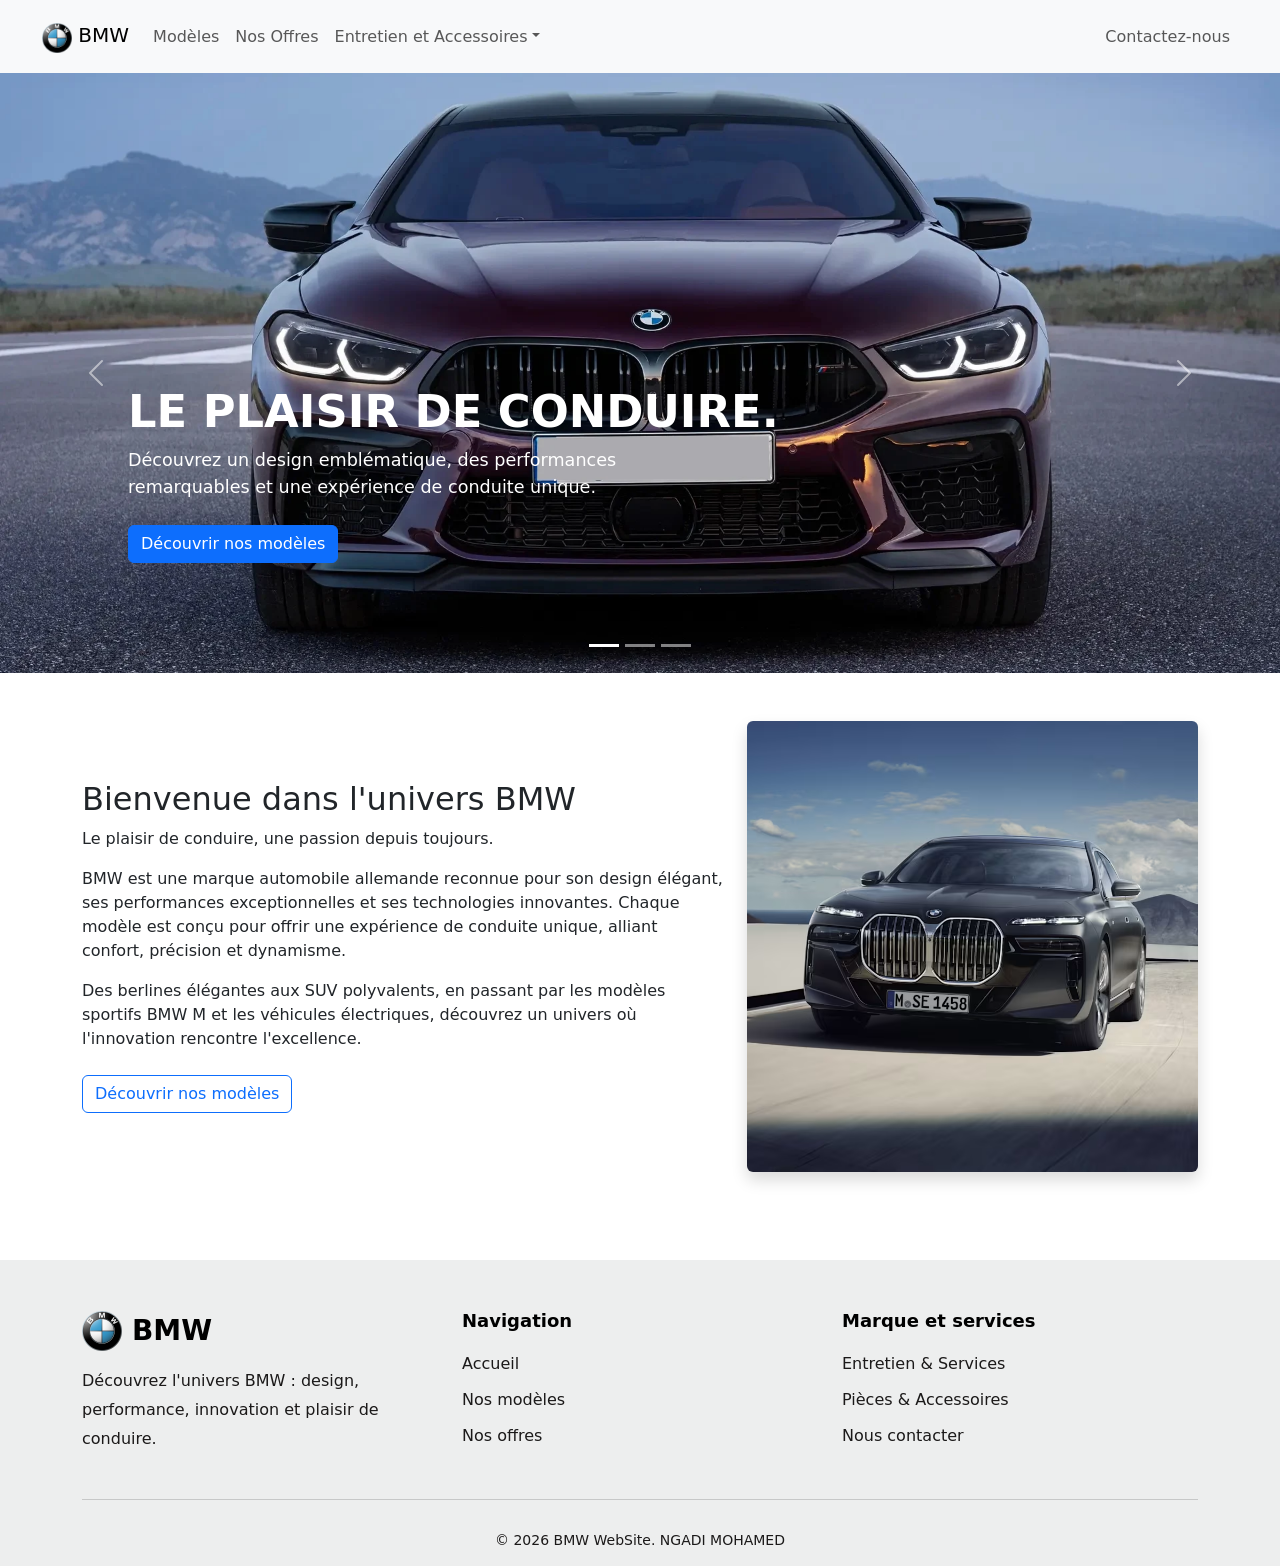
<file: Colle TP/index.html>
<!DOCTYPE html>
<html lang="en">
<head>
    <meta charset="UTF-8">
    <meta name="viewport" content="width=device-width, initial-scale=1.0">
    <meta name="robots" content="index, follow">
    <meta name="description" content="Cars, BMW, sport cars">
    <meta name="description" content="Découvrez les voitures BMW : modèles, performances, design, innovation et voitures de luxe.">
    <link rel="icon" type="image" href="assets/img/brand.webp">
    <title>BMW Website</title>
    <link rel="stylesheet" href="assets/css/bootstrap.min.css">
    <link rel="stylesheet" href="assets/css/monstyle.css">
</head>
<body>

    <!-- -----------------------------------light navbar avec bootstrap -------------------------------------------- -->

    <nav class="navbar navbar-expand-sm bg-light navbar-light">
        <div class="container-fluid">
            <a class="navbar-brand" href="index.html" >
                <img src="assets/img/brand.webp" alt="Logo" width="30" class="d-inline-block align-text-top">
                BMW
            </a>
            <button class="navbar-toggler" type="button" data-bs-toggle="collapse" data-bs-target="#collapsibleNavbar">
                <span class="navbar-toggler-icon"></span>
            </button>
            <div class="collapse navbar-collapse" id="collapsibleNavbar">
                <ul class="navbar-nav">
                    <li class="nav-item">
                        <a class="nav-link" href="modeles.html">Modèles</a>
                    </li>
                    <li class="nav-item">
                        <a class="nav-link" href="nos_offres.html">Nos Offres</a>
                    </li>
                    <li class="nav-item dropdown">
                        <a class="nav-link dropdown-toggle" href="#" role="button" data-bs-toggle="dropdown">Entretien et Accessoires</a>
                        <ul class="dropdown-menu">
                            <li><a class="dropdown-item" href="entretien_services.html">Réparations & entretien</a></li>
                            <li><a class="dropdown-item" href="pieces_accessoires.html">Pièces & Accessoires</a></li>
                        </ul>
                    </li>
                </ul>
                <ul class="navbar-nav ms-auto">
                    <li class="nav-item">
                        <a class="nav-link" href="contact.html">Contactez-nous</a>
                    </li>
                </ul>
            </div>
        </div>
    </nav>

    <!-- ---------------------------- carousel d'images avec des texts avec bootstrap ---------------------------------- -->

    <div id="demo" class="carousel slide" data-bs-ride="carousel">

        <!-- Indicators/dots -->
        <div class="carousel-indicators">
            <button type="button" data-bs-target="#demo" data-bs-slide-to="0" class="active"></button>
            <button type="button" data-bs-target="#demo" data-bs-slide-to="1"></button>
            <button type="button" data-bs-target="#demo" data-bs-slide-to="2"></button>
        </div>
        
        <!-- The slideshow/carousel -->
        <div class="carousel-inner">
            <div class="carousel-item active">
                <img src="assets/img/bmw_carousel_1.webp" alt="bmw car" class="d-block" style="width:100%">
                <div class="carousel-caption">
                    <h3>Le plaisir de conduire.</h3>
                    <p>Découvrez un design emblématique, des performances remarquables et une expérience de conduite unique.</p>
                    <a href="modeles.html" class="btn btn-primary">
                        Découvrir nos modèles
                    </a>
                </div>
            </div>

            <div class="carousel-item">
                <img src="assets/img/bmw_carousel_2.jpg" alt="bmw car" class="d-block" style="width:100%">
                <div class="carousel-caption">
                    <h3>La puissance à l'état pur.</h3>
                    <p>Vivez des sensations intenses grâce à une ingénierie sportive et des technologies innovantes.</p>
                    <a href="modeles.html" class="btn btn-primary">
                        Explorer BMW M
                    </a>
                </div> 
            </div>

            <div class="carousel-item">
                <img src="assets/img/bmw_carousel_3.webp" alt="bmw car" class="d-block" style="width:100%">
                <div class="carousel-caption">
                    <h3>Le futur prend la route.</h3>
                    <p>Explorez une nouvelle vision de la mobilité, où technologie, confort et élégance se rencontrent.</p>
                    <a href="modeles.html" class="btn btn-primary">
                        Découvrir l'innovation
                    </a>
                </div>  
            </div>
        </div>
            
        <!-- Left and right controls/icons -->
        <button class="carousel-control-prev" type="button" data-bs-target="#demo" data-bs-slide="prev">
            <span class="carousel-control-prev-icon"></span>
        </button>
        <button class="carousel-control-next" type="button" data-bs-target="#demo" data-bs-slide="next">
            <span class="carousel-control-next-icon"></span>
        </button>

    </div>

    <!-- ------------------------------------ section introduction BMW ------------------------------------------- -->
    
    <section id="introduction" class="container py-5">

        <div class="row align-items-center g-4">

            <!-- --------- Le text ---------- -->
            <div class="col-md-7">
                <h2>Bienvenue dans l'univers BMW</h2>

                <p>
                    Le plaisir de conduire, une passion depuis toujours.
                </p>

                <p>
                    BMW est une marque automobile allemande reconnue pour
                    son design élégant, ses performances exceptionnelles
                    et ses technologies innovantes. Chaque modèle est conçu
                    pour offrir une expérience de conduite unique,
                    alliant confort, précision et dynamisme.
                </p>

                <p>
                    Des berlines élégantes aux SUV polyvalents, en passant
                    par les modèles sportifs BMW M et les véhicules
                    électriques, découvrez un univers où l'innovation
                    rencontre l'excellence.
                </p>

                <a href="modeles.html" class="btn btn-outline-primary mt-2">
                    Découvrir nos modèles
                </a>
            </div>

            <!-- --------- Image BMW --------- -->
            <div class="col-md-5">
                <img src="assets/img/bmw_intro.avif" alt="Voiture BMW" class="img-fluid rounded shadow">
            </div>

        </div>

    </section>

    <!-- ------------------------------------------- bmw footer ------------------------------------------------ -->

    <footer class="bmw-footer">

        <div class="container">
            <div class="row gy-4">

                <!-- -------- logo et text ------- -->
                <div class="col-md-4">
                    <a href="index.html" class="footer-brand">
                        <img src="assets/img/brand.webp" alt="Logo BMW">
                        BMW
                    </a>

                    <p class="footer-description">
                        Découvrez l'univers BMW : design, performance, innovation et plaisir de conduire.
                    </p>
                </div>

                <!-- ------ navigation ---------- -->
                <div class="col-md-4">
                    <h5>Navigation</h5>
                    <ul class="footer-links">
                        <li><a href="index.html">Accueil</a></li>
                        <li><a href="modeles.html">Nos modèles</a></li>
                        <li><a href="nos_offres.html">Nos offres</a></li>
                    </ul>
                </div>

                <!-- ---------- Services --------- -->
                <div class="col-md-4">
                    <h5>Marque et services</h5>
                    <ul class="footer-links">
                        <li>
                            <a href="entretien_services.html">
                                Entretien & Services
                            </a>
                        </li>
                        <li>
                            <a href="pieces_accessoires.html">
                                Pièces & Accessoires
                            </a>
                        </li>
                        <li>
                            <a href="contact.html">
                                Nous contacter
                            </a>
                        </li>
                    </ul>
                </div>

            </div>

            <hr>

            <!-- --------- Copyright ---------- -->
            <div class="footer-bottom">
                <p>
                    &copy; 2026 BMW WebSite.
                    NGADI MOHAMED
                </p>
            </div>
        </div>

    </footer>

    <script src="assets/js/bootstrap.bundle.min.js"></script>
    <script src="assets/js/monscript.js"></script>
</body>
</html>
</file>
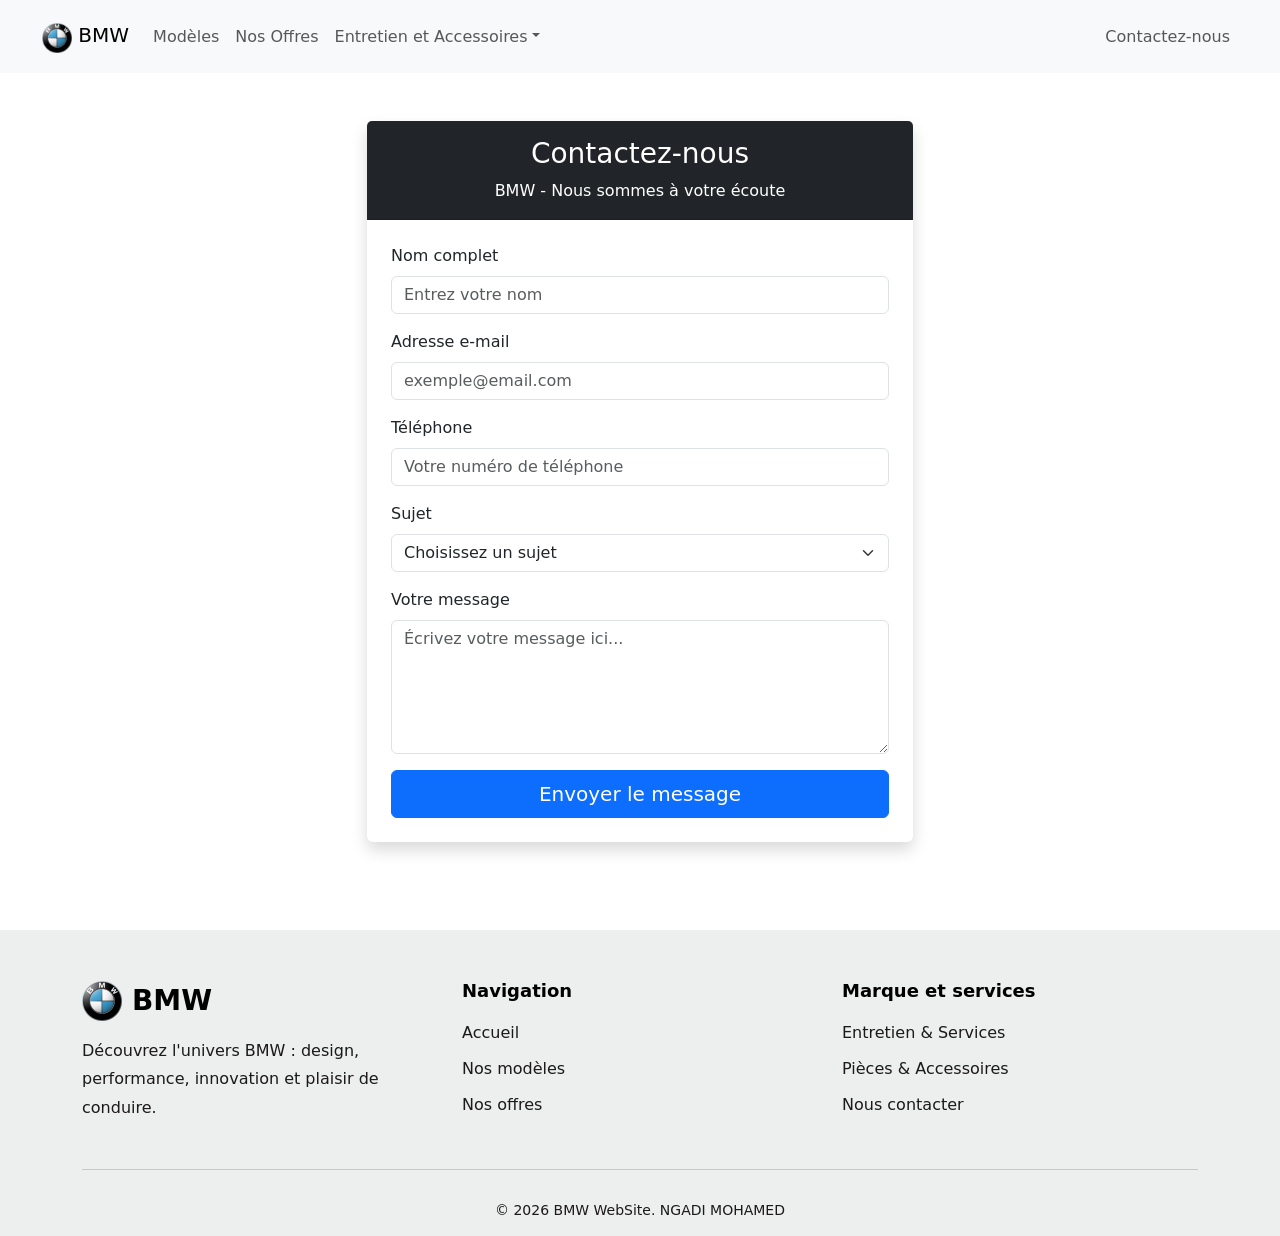
<file: Colle TP/contact.html>
<!DOCTYPE html>
<html lang="en">
<head>
    <meta charset="UTF-8">
    <meta name="viewport" content="width=device-width, initial-scale=1.0">
    <meta name="robots" content="index, follow">
    <meta name="description" content="Cars, BMW, sport cars">
    <meta name="description" content="Découvrez les voitures BMW : modèles, performances, design, innovation et voitures de luxe.">
    <link rel="icon" type="image" href="assets/img/brand.webp">
    <title>BMW Website</title>
    <link rel="stylesheet" href="assets/css/bootstrap.min.css">
    <link rel="stylesheet" href="assets/css/monstyle.css">
</head>
<body>
    <!-- -----------------------------------light navbar avec bootstrap -------------------------------------------- -->

    <nav class="navbar navbar-expand-sm bg-light navbar-light">
        <div class="container-fluid">
            <a class="navbar-brand" href="index.html" >
                <img src="assets/img/brand.webp" alt="Logo" width="30" class="d-inline-block align-text-top">
                BMW
            </a>
            <button class="navbar-toggler" type="button" data-bs-toggle="collapse" data-bs-target="#collapsibleNavbar">
                <span class="navbar-toggler-icon"></span>
            </button>
            <div class="collapse navbar-collapse" id="collapsibleNavbar">
                <ul class="navbar-nav">
                    <li class="nav-item">
                        <a class="nav-link" href="modeles.html">Modèles</a>
                    </li>
                    <li class="nav-item">
                        <a class="nav-link" href="nos_offres.html">Nos Offres</a>
                    </li>
                    <li class="nav-item dropdown">
                        <a class="nav-link dropdown-toggle" href="#" role="button" data-bs-toggle="dropdown">Entretien et Accessoires</a>
                        <ul class="dropdown-menu">
                            <li><a class="dropdown-item" href="entretien_services.html">Réparations & entretien</a></li>
                            <li><a class="dropdown-item" href="pieces_accessoires.html">Pièces & Accessoires</a></li>
                        </ul>
                    </li>
                </ul>
                <ul class="navbar-nav ms-auto">
                    <li class="nav-item">
                        <a class="nav-link" href="contact.html">Contactez-nous</a>
                    </li>
                </ul>
            </div>
        </div>
    </nav>

    <!-- -------------------------------------- Formulaire ---------------------------------------------- -->

    <section class="container py-5">

        <div class="row justify-content-center">
            <div class="col-md-8 col-lg-6">

                <div class="card shadow border-0">
                    <div class="card-header bg-dark text-white text-center py-3">
                        <h3 class="mb-0">Contactez-nous</h3>
                        <p class="mb-0 mt-2">BMW - Nous sommes à votre écoute</p>
                    </div>

                    <div class="card-body p-4">

                        <form action="#">

                            <!-- ------ Nom complet ------- -->
                            <div class="mb-3">
                                <label for="nom" class="form-label">Nom complet</label>
                                <input type="text" class="form-control" id="nom" name="nom"
                                    placeholder="Entrez votre nom" required>
                            </div>

                            <!-- --------- Email ---------- -->
                            <div class="mb-3">
                                <label for="email" class="form-label">Adresse e-mail</label>
                                <input type="email" class="form-control" id="email" name="email"
                                    placeholder="exemple@email.com" required>
                            </div>

                            <!-- --------- Téléphone --------- -->
                            <div class="mb-3">
                                <label for="telephone" class="form-label">Téléphone</label>
                                <input type="tel" class="form-control" id="telephone" name="telephone"
                                    placeholder="Votre numéro de téléphone">
                            </div>

                            <!-- -------- Sujet --------- -->
                            <div class="mb-3">
                                <label for="sujet" class="form-label">Sujet</label>
                                <select class="form-select" id="sujet" name="sujet" required>
                                    <option value="" selected disabled>
                                        Choisissez un sujet
                                    </option>
                                    <option value="modeles">Informations sur les modèles</option>
                                    <option value="offres">Nos offres et tarifs</option>
                                    <option value="entretien">Entretien et services</option>
                                    <option value="pieces">Pièces et accessoires</option>
                                    <option value="autre">Autre demande</option>
                                </select>
                            </div>

                            <!-- -------- Message -------- -->
                            <div class="mb-3">
                                <label for="message" class="form-label">Votre message</label>
                                <textarea class="form-control" id="message" name="message" rows="5"
                                        placeholder="Écrivez votre message ici..."></textarea>
                            </div>

                            <!-- --------- Bouton ---------- -->
                            <div class="d-grid">
                                <button type="submit" class="btn btn-primary btn-lg">
                                    Envoyer le message
                                </button>
                            </div>

                        </form>
                    </div>
                </div>

            </div>
        </div>

    </section>


    
    <!-- ------------------------------------------- bmw footer ------------------------------------------------ -->

    <footer class="bmw-footer">

        <div class="container">
            <div class="row gy-4">

                <!-- -------- logo et text ------- -->
                <div class="col-md-4">
                    <a href="index.html" class="footer-brand">
                        <img src="assets/img/brand.webp" alt="Logo BMW">
                        BMW
                    </a>

                    <p class="footer-description">
                        Découvrez l'univers BMW : design, performance, innovation et plaisir de conduire.
                    </p>
                </div>

                <!-- ------ navigation ---------- -->
                <div class="col-md-4">
                    <h5>Navigation</h5>
                    <ul class="footer-links">
                        <li><a href="index.html">Accueil</a></li>
                        <li><a href="modeles.html">Nos modèles</a></li>
                        <li><a href="nos_offres.html">Nos offres</a></li>
                    </ul>
                </div>

                <!-- ---------- Services --------- -->
                <div class="col-md-4">
                    <h5>Marque et services</h5>
                    <ul class="footer-links">
                        <li>
                            <a href="entretien_services.html">
                                Entretien & Services
                            </a>
                        </li>
                        <li>
                            <a href="pieces_accessoires.html">
                                Pièces & Accessoires
                            </a>
                        </li>
                        <li>
                            <a href="contact.html">
                                Nous contacter
                            </a>
                        </li>
                    </ul>
                </div>

            </div>

            <hr>

            <!-- --------- Copyright ---------- -->
            <div class="footer-bottom">
                <p>
                    &copy; 2026 BMW WebSite.
                    NGADI MOHAMED
                </p>
            </div>
        </div>

    </footer>

    <script src="assets/js/bootstrap.bundle.min.js"></script>
    <script src="assets/js/monscript.js"></script>
</body>
</html>
</file>
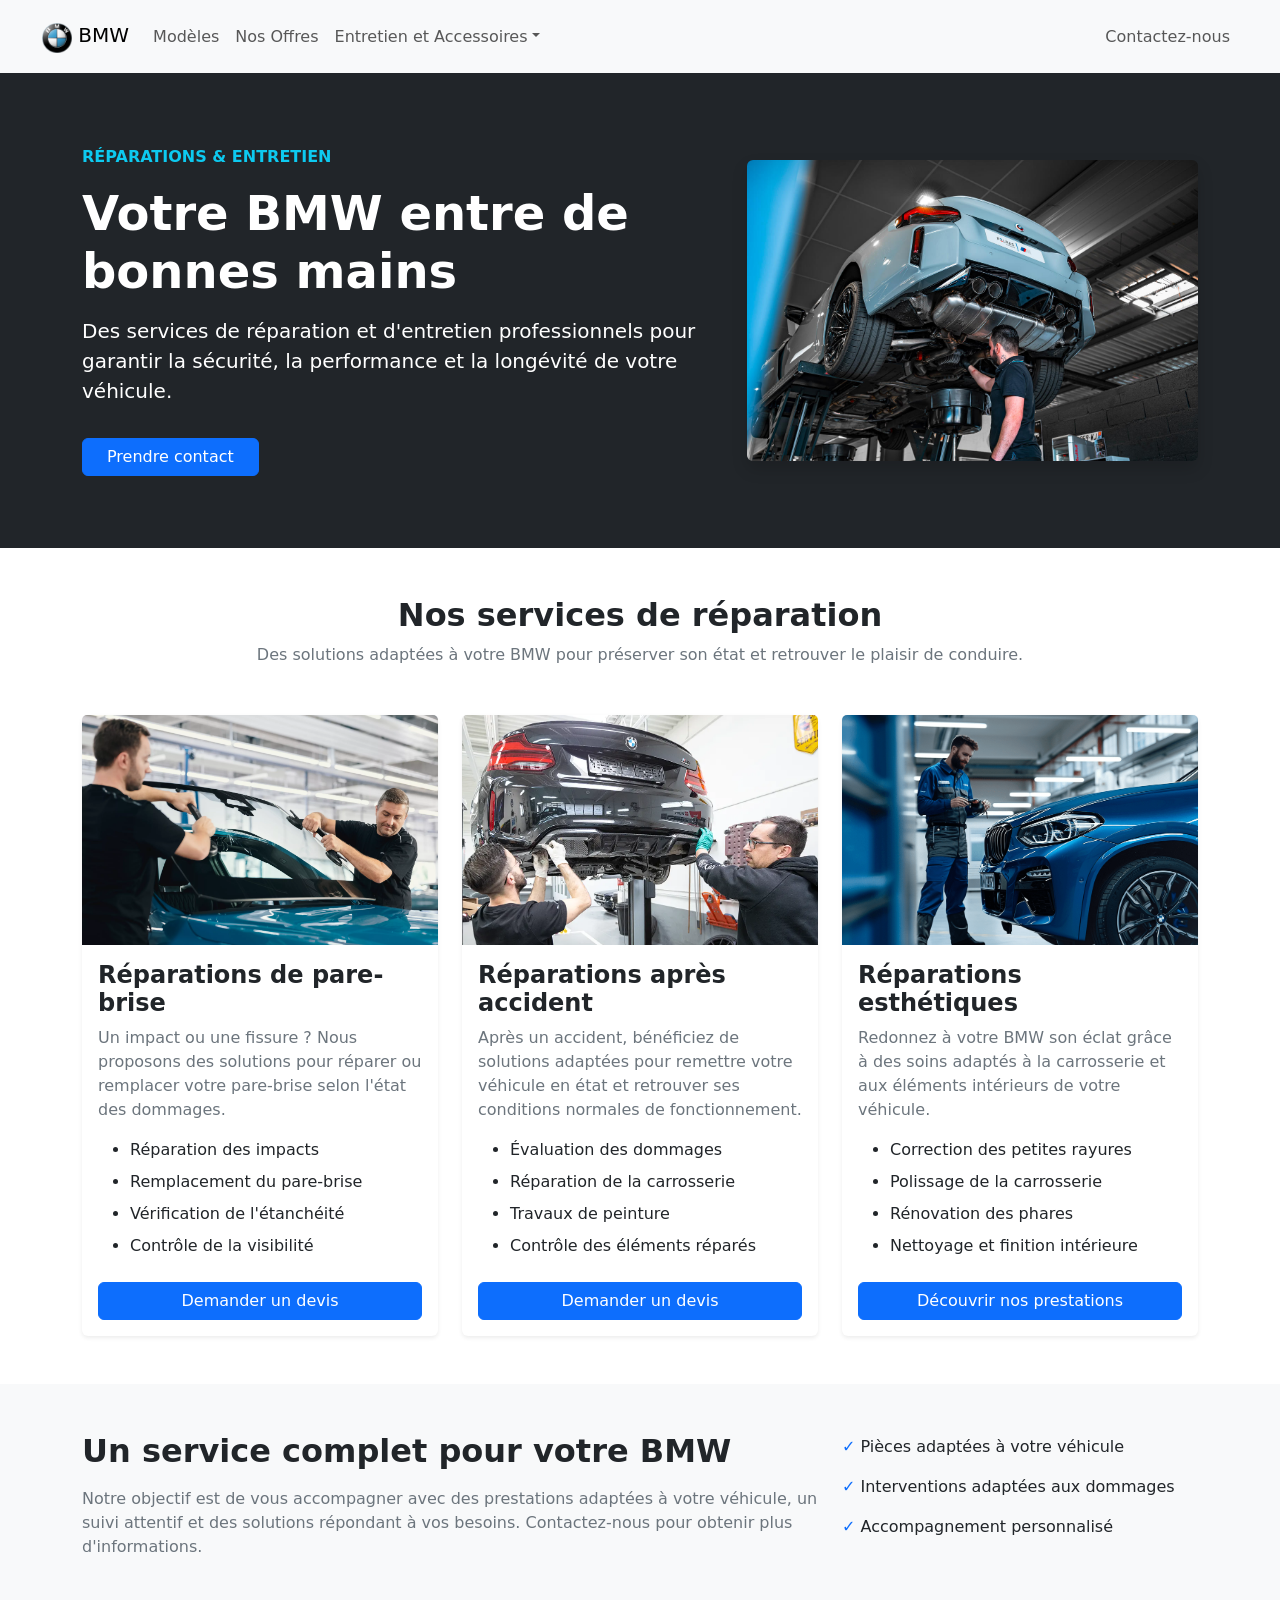
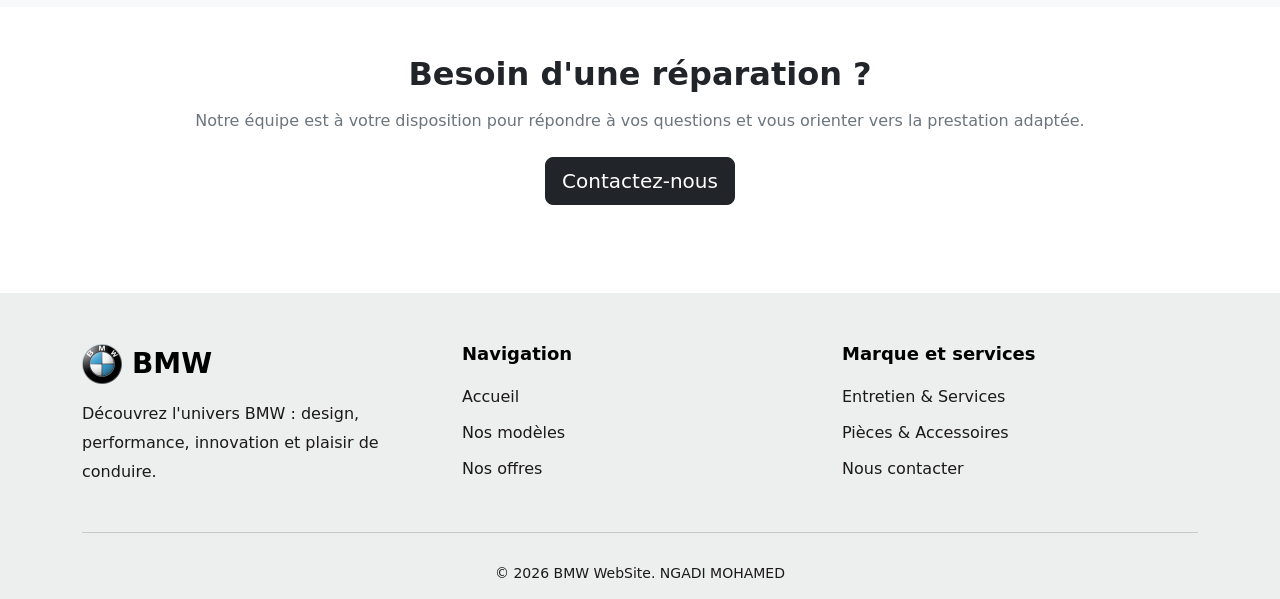
<file: Colle TP/entretien_services.html>
<!DOCTYPE html>
<html lang="en">
<head>
    <meta charset="UTF-8">
    <meta name="viewport" content="width=device-width, initial-scale=1.0">
    <meta name="robots" content="index, follow">
    <meta name="description" content="Cars, BMW, sport cars">
    <meta name="description" content="Découvrez les voitures BMW : modèles, performances, design, innovation et voitures de luxe.">
    <link rel="icon" type="image" href="assets/img/brand.webp">
    <title>BMW Website</title>
    <link rel="stylesheet" href="assets/css/bootstrap.min.css">
    <link rel="stylesheet" href="assets/css/monstyle.css">
</head>
<body>
    
    <!-- -----------------------------------light navbar avec bootstrap -------------------------------------------- -->

    <nav class="navbar navbar-expand-sm bg-light navbar-light">
        <div class="container-fluid">
            <a class="navbar-brand" href="index.html" >
                <img src="assets/img/brand.webp" alt="Logo" width="30" class="d-inline-block align-text-top">
                BMW
            </a>
            <button class="navbar-toggler" type="button" data-bs-toggle="collapse" data-bs-target="#collapsibleNavbar">
                <span class="navbar-toggler-icon"></span>
            </button>
            <div class="collapse navbar-collapse" id="collapsibleNavbar">
                <ul class="navbar-nav">
                    <li class="nav-item">
                        <a class="nav-link" href="modeles.html">Modèles</a>
                    </li>
                    <li class="nav-item">
                        <a class="nav-link" href="nos_offres.html">Nos Offres</a>
                    </li>
                    <li class="nav-item dropdown">
                        <a class="nav-link dropdown-toggle" href="#" role="button" data-bs-toggle="dropdown">Entretien et Accessoires</a>
                        <ul class="dropdown-menu">
                            <li><a class="dropdown-item" href="entretien_services.html">Réparations & entretien</a></li>
                            <li><a class="dropdown-item" href="pieces_accessoires.html">Pièces & Accessoires</a></li>
                        </ul>
                    </li>
                </ul>
                <ul class="navbar-nav ms-auto">
                    <li class="nav-item">
                        <a class="nav-link" href="contact.html">Contactez-nous</a>
                    </li>
                </ul>
            </div>
        </div>
    </nav>

    <!-- --------------------------------------- header reparations ------------------------------------------------ -->

    <section class="bg-dark text-white py-5">
        <div class="container py-4">
            <div class="row align-items-center">
                <div class="col-lg-7">
                    <p class="text-info fw-bold text-uppercase">
                        Réparations & Entretien
                    </p>
                    <h1 class="display-5 fw-bold">
                        Votre BMW entre de bonnes mains
                    </h1>
                    <p class="lead mt-3">
                        Des services de réparation et d'entretien professionnels
                        pour garantir la sécurité, la performance et la longévité
                        de votre véhicule.
                    </p>
                    <a href="contact.html" class="btn btn-primary mt-3 px-4">
                        Prendre contact
                    </a>
                </div>

                <div class="col-lg-5 mt-4 mt-lg-0">
                    <img src="assets/img/bmw_reparations_1.jpg"
                        alt="BMW dans un atelier"
                        class="img-fluid rounded shadow">
                </div>
            </div>
        </div>
    </section>

    <!-- ------------------------------ Présentation des services ----------------------------------------- -->
    <section class="container py-5">
        <div class="text-center mb-5">
            <h2 class="fw-bold">Nos services de réparation</h2>
            <p class="text-secondary">
                Des solutions adaptées à votre BMW pour préserver son état
                et retrouver le plaisir de conduire.
            </p>
        </div>

        <div class="row g-4">

            <!-- Réparation de pare-brise -->
            <div class="col-md-6 col-lg-4">
                <div class="card h-100 shadow-sm border-0">
                    <img src="assets/img/bmw_reparation_2.webp" class="card-img-top" alt="Réparation de pare-brise BMW"
                        style="height: 230px; object-fit: cover;">

                    <div class="card-body d-flex flex-column">
                        <h4 class="card-title fw-bold">
                            Réparations de pare-brise
                        </h4>

                        <p class="card-text text-secondary">
                            Un impact ou une fissure ? Nous proposons des
                            solutions pour réparer ou remplacer votre
                            pare-brise selon l'état des dommages.
                        </p>

                        <ul>
                            <li class="mb-2">
                                Réparation des impacts
                            </li>
                            <li class="mb-2">
                                Remplacement du pare-brise
                            </li>
                            <li class="mb-2">
                                Vérification de l'étanchéité
                            </li>
                            <li class="mb-2">
                                Contrôle de la visibilité
                            </li>
                        </ul>

                        <a href="contact.html"
                        class="btn btn-primary mt-auto">
                            Demander un devis
                        </a>
                    </div>
                </div>
            </div>

            <!-- Réparation après accident -->
            <div class="col-md-6 col-lg-4">
                <div class="card h-100 shadow-sm border-0">
                    <img src="assets/img/bmw_reparation_3.webp" class="card-img-top" alt="Réparation d'une BMW après un accident"
                        style="height: 230px; object-fit: cover;">

                    <div class="card-body d-flex flex-column">
                        <h4 class="card-title fw-bold">
                            Réparations après accident
                        </h4>

                        <p class="card-text text-secondary">
                            Après un accident, bénéficiez de solutions adaptées
                            pour remettre votre véhicule en état et retrouver
                            ses conditions normales de fonctionnement.
                        </p>

                        <ul>
                            <li class="mb-2">
                                Évaluation des dommages
                            </li>
                            <li class="mb-2">
                                Réparation de la carrosserie
                            </li>
                            <li class="mb-2">
                                Travaux de peinture
                            </li>
                            <li class="mb-2">
                                Contrôle des éléments réparés
                            </li>
                        </ul>

                        <a href="contact.html"
                        class="btn btn-primary mt-auto">
                            Demander un devis
                        </a>
                    </div>
                </div>
            </div>

            <!-- Réparations esthétiques -->
            <div class="col-md-6 col-lg-4">
                <div class="card h-100 shadow-sm border-0">
                    <img src="assets/img/bmw_reparation_4.png" class="card-img-top" alt="Polissage de la carrosserie d'une BMW"
                        style="height: 230px; object-fit: cover;">

                    <div class="card-body d-flex flex-column">
                        <h4 class="card-title fw-bold">
                            Réparations esthétiques
                        </h4>

                        <p class="card-text text-secondary">
                            Redonnez à votre BMW son éclat grâce à des soins
                            adaptés à la carrosserie et aux éléments
                            intérieurs de votre véhicule.
                        </p>

                        <ul>
                            <li class="mb-2">
                                Correction des petites rayures
                            </li>
                            <li class="mb-2">
                                Polissage de la carrosserie
                            </li>
                            <li class="mb-2">
                                Rénovation des phares
                            </li>
                            <li class="mb-2">
                                Nettoyage et finition intérieure
                            </li>
                        </ul>

                        <a href="contact.html"
                        class="btn btn-primary mt-auto">
                            Découvrir nos prestations
                        </a>
                    </div>
                </div>
            </div>

        </div>
    </section>

    <!-- Service complete -->
    <section class="bg-light py-5">
        <div class="container">
            <div class="row align-items-center g-4">

                <div class="col-lg-8">
                    <h2 class="fw-bold">Un service complet pour votre BMW</h2>
                    <p class="text-secondary mt-3 mb-0">
                        Notre objectif est de vous accompagner avec des
                        prestations adaptées à votre véhicule, un suivi
                        attentif et des solutions répondant à vos besoins.
                        Contactez-nous pour obtenir plus d'informations.
                    </p>
                </div>

                <div class="col-lg-4">
                    <ul class="list-unstyled mb-0">
                        <li class="mb-3">
                            <span class="text-primary fw-bold">✓</span>
                            Pièces adaptées à votre véhicule
                        </li>
                        <li class="mb-3">
                            <span class="text-primary fw-bold">✓</span>
                            Interventions adaptées aux dommages
                        </li>
                        <li class="mb-3">
                            <span class="text-primary fw-bold">✓</span>
                            Accompagnement personnalisé
                        </li>
                    </ul>
                </div>

            </div>
        </div>
    </section>

    <!-- Contact -->
    <section class="container text-center py-5">
        <h2 class="fw-bold">Besoin d'une réparation ?</h2>
        <p class="text-secondary mt-3">
            Notre équipe est à votre disposition pour répondre à vos questions
            et vous orienter vers la prestation adaptée.
        </p>
        <a href="contact.html" class="btn btn-dark btn-lg mt-2">
            Contactez-nous
        </a>
    </section>



    <!-- ------------------------------------------- bmw footer ------------------------------------------------ -->

    <footer class="bmw-footer">

        <div class="container">
            <div class="row gy-4">

                <!-- -------- logo et text ------- -->
                <div class="col-md-4">
                    <a href="index.html" class="footer-brand">
                        <img src="assets/img/brand.webp" alt="Logo BMW">
                        BMW
                    </a>

                    <p class="footer-description">
                        Découvrez l'univers BMW : design, performance, innovation et plaisir de conduire.
                    </p>
                </div>

                <!-- ------ navigation ---------- -->
                <div class="col-md-4">
                    <h5>Navigation</h5>
                    <ul class="footer-links">
                        <li><a href="index.html">Accueil</a></li>
                        <li><a href="modeles.html">Nos modèles</a></li>
                        <li><a href="nos_offres.html">Nos offres</a></li>
                    </ul>
                </div>

                <!-- ---------- Services --------- -->
                <div class="col-md-4">
                    <h5>Marque et services</h5>
                    <ul class="footer-links">
                        <li>
                            <a href="entretien_services.html">
                                Entretien & Services
                            </a>
                        </li>
                        <li>
                            <a href="pieces_accessoires.html">
                                Pièces & Accessoires
                            </a>
                        </li>
                        <li>
                            <a href="contact.html">
                                Nous contacter
                            </a>
                        </li>
                    </ul>
                </div>

            </div>

            <hr>

            <!-- --------- Copyright ---------- -->
            <div class="footer-bottom">
                <p>
                    &copy; 2026 BMW WebSite.
                    NGADI MOHAMED
                </p>
            </div>
        </div>

    </footer>

    <script src="assets/js/bootstrap.bundle.min.js"></script>
    <script src="assets/js/monscript.js"></script>
</body>
</html>
</file>
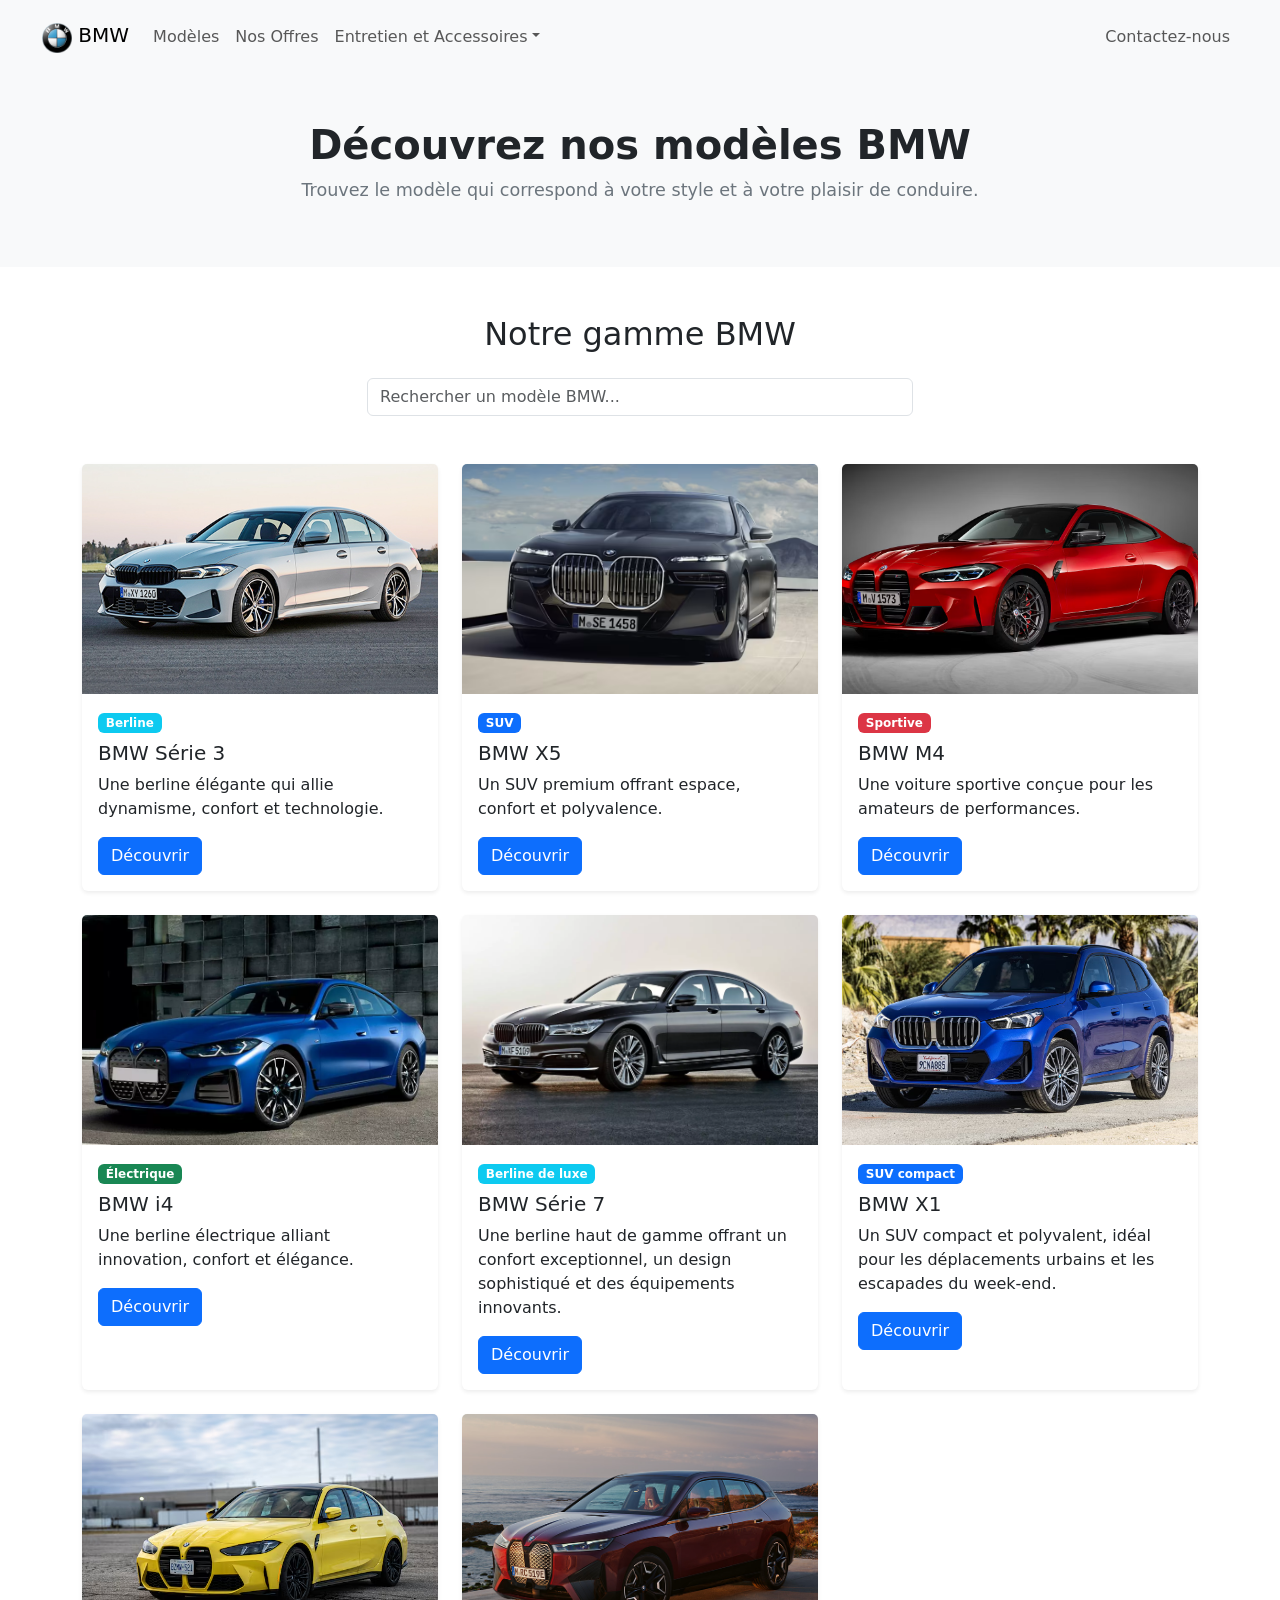
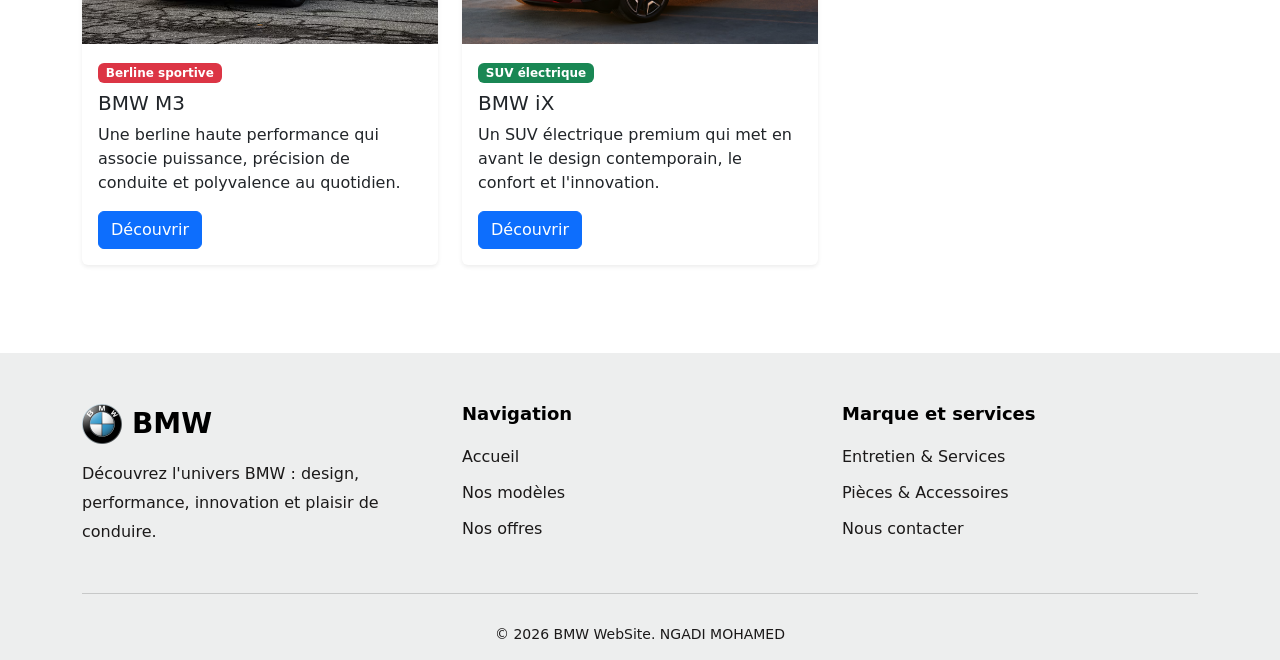
<file: Colle TP/modeles.html>
<!DOCTYPE html>
<html lang="en">
<head>
    <meta charset="UTF-8">
    <meta name="viewport" content="width=device-width, initial-scale=1.0">
    <meta name="robots" content="index, follow">
    <meta name="description" content="Cars, BMW, sport cars">
    <meta name="description" content="Découvrez les voitures BMW : modèles, performances, design, innovation et voitures de luxe.">
    <link rel="icon" type="image" href="assets/img/brand.webp">
    <title>BMW Website</title>
    <link rel="stylesheet" href="assets/css/bootstrap.min.css">
    <link rel="stylesheet" href="assets/css/monstyle.css">
</head>
<body>
    
    <!-- -----------------------------------light navbar avec bootstrap -------------------------------------------- -->

    <nav class="navbar navbar-expand-sm bg-light navbar-light">
        <div class="container-fluid">
            <a class="navbar-brand" href="index.html" >
                <img src="assets/img/brand.webp" alt="Logo" width="30" class="d-inline-block align-text-top">
                BMW
            </a>
            <button class="navbar-toggler" type="button" data-bs-toggle="collapse" data-bs-target="#collapsibleNavbar">
                <span class="navbar-toggler-icon"></span>
            </button>
            <div class="collapse navbar-collapse" id="collapsibleNavbar">
                <ul class="navbar-nav">
                    <li class="nav-item">
                        <a class="nav-link" href="modeles.html">Modèles</a>
                    </li>
                    <li class="nav-item">
                        <a class="nav-link" href="nos_offres.html">Nos Offres</a>
                    </li>
                    <li class="nav-item dropdown">
                        <a class="nav-link dropdown-toggle" href="#" role="button" data-bs-toggle="dropdown">Entretien et Accessoires</a>
                        <ul class="dropdown-menu">
                            <li><a class="dropdown-item" href="entretien_services.html">Réparations & entretien</a></li>
                            <li><a class="dropdown-item" href="pieces_accessoires.html">Pièces & Accessoires</a></li>
                        </ul>
                    </li>
                </ul>
                <ul class="navbar-nav ms-auto">
                    <li class="nav-item">
                        <a class="nav-link" href="contact.html">Contactez-nous</a>
                    </li>
                </ul>
            </div>
        </div>
    </nav>

    <!-- --------------------------------------- les modeles de BMW avec bootstrap cards ------------------------------------------------ -->

    <!-- le titre en haut-->
    <div class="modeles-header text-center py-5">
        <div class="container">
            <h1>Découvrez nos modèles BMW</h1>
            <p>
                Trouvez le modèle qui correspond à votre style
                et à votre plaisir de conduire.
            </p>
        </div>
    </div>

    <!-- catalogue des modèles -->
    <section class="container py-5">

        <h2 class="text-center mb-4">Notre gamme BMW</h2>

        <!-- ------ Barre de recherche pour filtrer les modeles ------- -->
        <div class="row mb-5">
            <div class="col-md-6 mx-auto">
                <input type="text" id="searchInput" class="form-control"
                    placeholder="Rechercher un modèle BMW...">

                <p id="noResults" class="text-danger" style="display: none;">
                    Aucun modèle trouvé.
                </p>
            </div>
        </div>
        <!-- ----------------- fin de barre de recherche ------------------- -->

        <div class="row g-4">

            <!-- ------ modele 1 ------ -->
            <div class="col-12 col-md-6 col-lg-4">
                <div class="card car-card h-100 shadow-sm">
                    <img src="assets/img/bmw_modele_1.jpg" class="card-img-top" alt="BMW Model 1">

                    <div class="card-body">
                        <span class="badge bg-info mb-2">
                            Berline
                        </span>
                        <h5 class="card-title">BMW Série 3</h5>
                        <p class="card-text">
                            Une berline élégante qui allie dynamisme,
                            confort et technologie.
                        </p>
                        <a href="#" class="btn btn-primary">
                            Découvrir
                        </a>
                    </div>

                </div>
            </div>

            <!-- ------ modele 2 ------ -->
            <div class="col-12 col-md-6 col-lg-4">
                <div class="card car-card h-100 shadow-sm">
                    <img src="assets/img/bmw_modele_2.avif" class="card-img-top" alt="BMW Model 2">

                    <div class="card-body">
                        <span class="badge bg-primary mb-2">
                            SUV
                        </span>
                        <h5 class="card-title">BMW X5</h5>
                        <p class="card-text">
                            Un SUV premium offrant espace,
                            confort et polyvalence.
                        </p>
                        <a href="#" class="btn btn-primary">
                            Découvrir
                        </a>
                    </div>

                </div>
            </div>

            <!-- ------ modele 3 ------ -->
            <div class="col-12 col-md-6 col-lg-4">
                <div class="card car-card h-100 shadow-sm">
                    <img src="assets/img/bmw_modele_3.avif" class="card-img-top" alt="BMW Model 3">

                    <div class="card-body">
                        <span class="badge bg-danger mb-2">
                            Sportive
                        </span>
                        <h5 class="card-title">BMW M4</h5>
                        <p class="card-text">
                            Une voiture sportive conçue pour
                            les amateurs de performances.
                        </p>
                        <a href="#" class="btn btn-primary">
                            Découvrir
                        </a>
                    </div>

                </div>
            </div>

            <!-- ------ modele 4 ------ -->
            <div class="col-12 col-md-6 col-lg-4">
                <div class="card car-card h-100 shadow-sm">
                    <img src="assets/img/bmw_modele_4.webp" class="card-img-top" alt="BMW Model 4">

                    <div class="card-body">
                        <span class="badge bg-success mb-2">
                            Électrique
                        </span>
                        <h5 class="card-title">BMW i4</h5>
                        <p class="card-text">
                            Une berline électrique alliant
                            innovation, confort et élégance.
                        </p>
                        <a href="#" class="btn btn-primary">
                            Découvrir
                        </a>
                    </div>

                </div>
            </div>

            <!-- ------ modele 5 ------ -->
            <div class="col-12 col-md-6 col-lg-4">
                <div class="card car-card h-100 shadow-sm">
                    <img src="assets/img/bmw_modele_5.webp" class="card-img-top" alt="BMW Model 1">

                    <div class="card-body">
                        <span class="badge bg-info mb-2">
                            Berline de luxe
                        </span>
                        <h5 class="card-title">BMW Série 7</h5>
                        <p class="card-text">
                            Une berline haut de gamme offrant un confort exceptionnel, 
                            un design sophistiqué et des équipements innovants.
                        </p>
                        <a href="#" class="btn btn-primary">
                            Découvrir
                        </a>
                    </div>

                </div>
            </div>

            <!-- ------ modele 6 ------ -->
            <div class="col-12 col-md-6 col-lg-4">
                <div class="card car-card h-100 shadow-sm">
                    <img src="assets/img/bmw_modele_6.avif" class="card-img-top" alt="BMW Model 2">

                    <div class="card-body">
                        <span class="badge bg-primary mb-2">
                            SUV compact
                        </span>
                        <h5 class="card-title">BMW X1</h5>
                        <p class="card-text">
                            Un SUV compact et polyvalent, idéal pour les déplacements 
                            urbains et les escapades du week-end.
                        </p>
                        <a href="#" class="btn btn-primary">
                            Découvrir
                        </a>
                    </div>

                </div>
            </div>

            <!-- ------ modele 7 ------ -->
            <div class="col-12 col-md-6 col-lg-4">
                <div class="card car-card h-100 shadow-sm">
                    <img src="assets/img/bmw_modele_7.avif" class="card-img-top" alt="BMW Model 3">

                    <div class="card-body">
                        <span class="badge bg-danger mb-2">
                            Berline sportive
                        </span>
                        <h5 class="card-title">BMW M3</h5>
                        <p class="card-text">
                            Une berline haute performance qui associe puissance, 
                            précision de conduite et polyvalence au quotidien.
                        </p>
                        <a href="#" class="btn btn-primary">
                            Découvrir
                        </a>
                    </div>

                </div>
            </div>

            <!-- ------ modele 8 ------ -->
            <div class="col-12 col-md-6 col-lg-4">
                <div class="card car-card h-100 shadow-sm">
                    <img src="assets/img/bmw_modele_8.jpg" class="card-img-top" alt="BMW Model 4">

                    <div class="card-body">
                        <span class="badge bg-success mb-2">
                            SUV électrique
                        </span>
                        <h5 class="card-title">BMW iX</h5>
                        <p class="card-text">
                            Un SUV électrique premium qui met en avant 
                            le design contemporain, le confort et l'innovation.
                        </p>
                        <a href="#" class="btn btn-primary">
                            Découvrir
                        </a>
                    </div>

                </div>
            </div>

        </div>
    </section>

    <!-- ------------------------------------------- bmw footer ------------------------------------------------ -->

    <footer class="bmw-footer">

        <div class="container">
            <div class="row gy-4">

                <!-- -------- logo et text ------- -->
                <div class="col-md-4">
                    <a href="index.html" class="footer-brand">
                        <img src="assets/img/brand.webp" alt="Logo BMW">
                        BMW
                    </a>

                    <p class="footer-description">
                        Découvrez l'univers BMW : design, performance, innovation et plaisir de conduire.
                    </p>
                </div>

                <!-- ------ navigation ---------- -->
                <div class="col-md-4">
                    <h5>Navigation</h5>
                    <ul class="footer-links">
                        <li><a href="index.html">Accueil</a></li>
                        <li><a href="modeles.html">Nos modèles</a></li>
                        <li><a href="nos_offres.html">Nos offres</a></li>
                    </ul>
                </div>

                <!-- ---------- Services --------- -->
                <div class="col-md-4">
                    <h5>Marque et services</h5>
                    <ul class="footer-links">
                        <li>
                            <a href="entretien_services.html">
                                Entretien & Services
                            </a>
                        </li>
                        <li>
                            <a href="pieces_accessoires.html">
                                Pièces & Accessoires
                            </a>
                        </li>
                        <li>
                            <a href="contact.html">
                                Nous contacter
                            </a>
                        </li>
                    </ul>
                </div>

            </div>

            <hr>

            <!-- --------- Copyright ---------- -->
            <div class="footer-bottom">
                <p>
                    &copy; 2026 BMW WebSite.
                    NGADI MOHAMED
                </p>
            </div>
        </div>

    </footer>


    <script src="assets/js/bootstrap.bundle.min.js"></script>
    <script src="assets/js/monscript.js"></script>
</body>
</html>
</file>
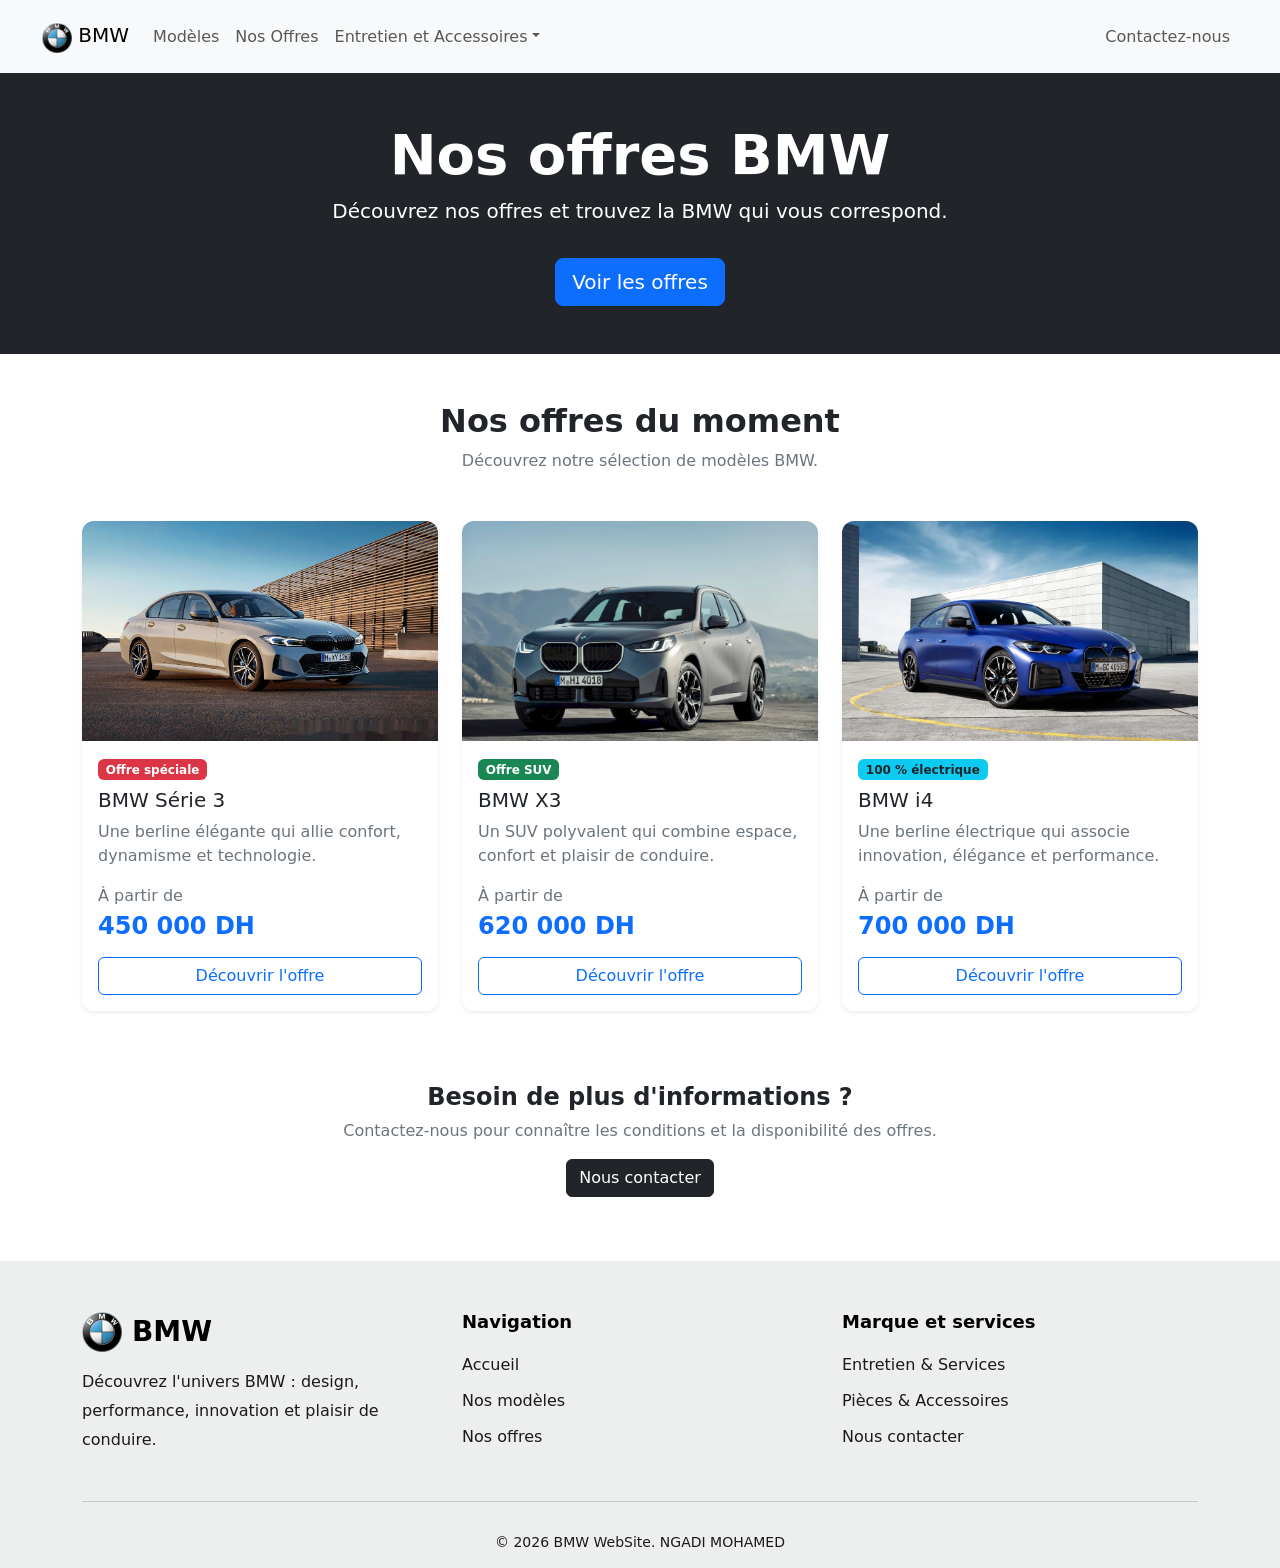
<file: Colle TP/nos_offres.html>
<!DOCTYPE html>
<html lang="en">
<head>
    <meta charset="UTF-8">
    <meta name="viewport" content="width=device-width, initial-scale=1.0">
    <meta name="robots" content="index, follow">
    <meta name="description" content="Cars, BMW, sport cars">
    <meta name="description" content="Découvrez les voitures BMW : modèles, performances, design, innovation et voitures de luxe.">
    <link rel="icon" type="image" href="assets/img/brand.webp">
    <title>BMW Website</title>
    <link rel="stylesheet" href="assets/css/bootstrap.min.css">
    <link rel="stylesheet" href="assets/css/monstyle.css">
</head>
<body>
    
    <!-- -----------------------------------light navbar avec bootstrap -------------------------------------------- -->

    <nav class="navbar navbar-expand-sm bg-light navbar-light">
        <div class="container-fluid">
            <a class="navbar-brand" href="index.html" >
                <img src="assets/img/brand.webp" alt="Logo" width="30" class="d-inline-block align-text-top">
                BMW
            </a>
            <button class="navbar-toggler" type="button" data-bs-toggle="collapse" data-bs-target="#collapsibleNavbar">
                <span class="navbar-toggler-icon"></span>
            </button>
            <div class="collapse navbar-collapse" id="collapsibleNavbar">
                <ul class="navbar-nav">
                    <li class="nav-item">
                        <a class="nav-link" href="modeles.html">Modèles</a>
                    </li>
                    <li class="nav-item">
                        <a class="nav-link" href="nos_offres.html">Nos Offres</a>
                    </li>
                    <li class="nav-item dropdown">
                        <a class="nav-link dropdown-toggle" href="#" role="button" data-bs-toggle="dropdown">Entretien et Accessoires</a>
                        <ul class="dropdown-menu">
                            <li><a class="dropdown-item" href="entretien_services.html">Réparations & entretien</a></li>
                            <li><a class="dropdown-item" href="pieces_accessoires.html">Pièces & Accessoires</a></li>
                        </ul>
                    </li>
                </ul>
                <ul class="navbar-nav ms-auto">
                    <li class="nav-item">
                        <a class="nav-link" href="contact.html">Contactez-nous</a>
                    </li>
                </ul>
            </div>
        </div>
    </nav>

    <!-- ----------------------------------- les offres -------------------------------------------- -->

    <!-- header des offres -->
    <section class="bg-dark text-white text-center py-5">
        <div class="container">
            <h1 class="display-4 fw-bold">Nos offres BMW</h1>
            <p class="lead">
                Découvrez nos offres et trouvez la BMW qui vous correspond.
            </p>
            <a href="#offres" class="btn btn-primary btn-lg mt-3">
                Voir les offres
            </a>
        </div>
    </section>

    <!-- ------- Liste des offres -------- -->
    <section id="offres" class="container py-5">
        <div class="text-center mb-5">
            <h2 class="fw-bold">Nos offres du moment</h2>
            <p class="text-secondary">
                Découvrez notre sélection de modèles BMW.
            </p>
        </div>

        <div class="row g-4">

            <!-- -------- Offre 1 -------- -->
            <div class="col-12 col-md-6 col-lg-4">
                <div class="card h-100 shadow-sm">
                    <img src="assets/img/bmw_offre_1.jpg" class="card-img-top" alt="BMW Série 3">

                    <div class="card-body">
                        <span class="badge bg-danger mb-2">
                            Offre spéciale
                        </span>

                        <h5 class="card-title">BMW Série 3</h5>
                        <p class="card-text text-secondary">
                            Une berline élégante qui allie confort,
                            dynamisme et technologie.
                        </p>

                        <p class="text-secondary mb-1">
                            À partir de
                        </p>
                        <h4 class="text-primary fw-bold">
                            450 000 DH
                        </h4>

                        <a href="#" class="btn btn-outline-primary w-100 mt-2">
                            Découvrir l'offre
                        </a>
                    </div>
                </div>
            </div>

            <!-- Offre 2 -->
            <div class="col-12 col-md-6 col-lg-4">
                <div class="card h-100 shadow-sm">
                    <img src="assets/img/bmw_offre_2.webp" class="card-img-top" alt="BMW X3">

                    <div class="card-body">
                        <span class="badge bg-success mb-2">
                            Offre SUV
                        </span>

                        <h5 class="card-title">BMW X3</h5>
                        <p class="card-text text-secondary">
                            Un SUV polyvalent qui combine espace,
                            confort et plaisir de conduire.
                        </p>

                        <p class="text-secondary mb-1">
                            À partir de
                        </p>
                        <h4 class="text-primary fw-bold">
                            620 000 DH
                        </h4>

                        <a href="#" class="btn btn-outline-primary w-100 mt-2">
                            Découvrir l'offre
                        </a>
                    </div>
                </div>
            </div>

            <!-- Offre 3 -->
            <div class="col-12 col-md-6 col-lg-4">
                <div class="card h-100 shadow-sm">
                    <img src="assets/img/bmw_offre_3.webp" class="card-img-top" alt="BMW i4">

                    <div class="card-body">
                        <span class="badge bg-info text-dark mb-2">
                            100 % électrique
                        </span>

                        <h5 class="card-title">BMW i4</h5>
                        <p class="card-text text-secondary">
                            Une berline électrique qui associe
                            innovation, élégance et performance.
                        </p>

                        <p class="text-secondary mb-1">
                            À partir de
                        </p>
                        <h4 class="text-primary fw-bold">
                            700 000 DH
                        </h4>

                        <a href="#" class="btn btn-outline-primary w-100 mt-2">
                            Découvrir l'offre
                        </a>
                    </div>
                </div>
            </div>

        </div>
    </section>

    <!-- Conditions des offres -->
    <section class="py-4">
        <div class="container text-center">
            <h4 class="fw-bold">Besoin de plus d'informations ?</h4>
            <p class="text-secondary">
                Contactez-nous pour connaître les conditions
                et la disponibilité des offres.
            </p>
            <a href="contact.html" class="btn btn-dark">
                Nous contacter
            </a>
        </div>
    </section>


    <!-- ------------------------------------------- bmw footer ------------------------------------------------ -->

    <footer class="bmw-footer">

        <div class="container">
            <div class="row gy-4">

                <!-- -------- logo et text ------- -->
                <div class="col-md-4">
                    <a href="index.html" class="footer-brand">
                        <img src="assets/img/brand.webp" alt="Logo BMW">
                        BMW
                    </a>

                    <p class="footer-description">
                        Découvrez l'univers BMW : design, performance, innovation et plaisir de conduire.
                    </p>
                </div>

                <!-- ------ navigation ---------- -->
                <div class="col-md-4">
                    <h5>Navigation</h5>
                    <ul class="footer-links">
                        <li><a href="index.html">Accueil</a></li>
                        <li><a href="modeles.html">Nos modèles</a></li>
                        <li><a href="nos_offres.html">Nos offres</a></li>
                    </ul>
                </div>

                <!-- ---------- Services --------- -->
                <div class="col-md-4">
                    <h5>Marque et services</h5>
                    <ul class="footer-links">
                        <li>
                            <a href="entretien_services.html">
                                Entretien & Services
                            </a>
                        </li>
                        <li>
                            <a href="pieces_accessoires.html">
                                Pièces & Accessoires
                            </a>
                        </li>
                        <li>
                            <a href="contact.html">
                                Nous contacter
                            </a>
                        </li>
                    </ul>
                </div>

            </div>

            <hr>

            <!-- --------- Copyright ---------- -->
            <div class="footer-bottom">
                <p>
                    &copy; 2026 BMW WebSite.
                    NGADI MOHAMED
                </p>
            </div>
        </div>

    </footer>

    <script src="assets/js/bootstrap.bundle.min.js"></script>
    <script src="assets/js/monscript.js"></script>
</body>
</html>
</file>
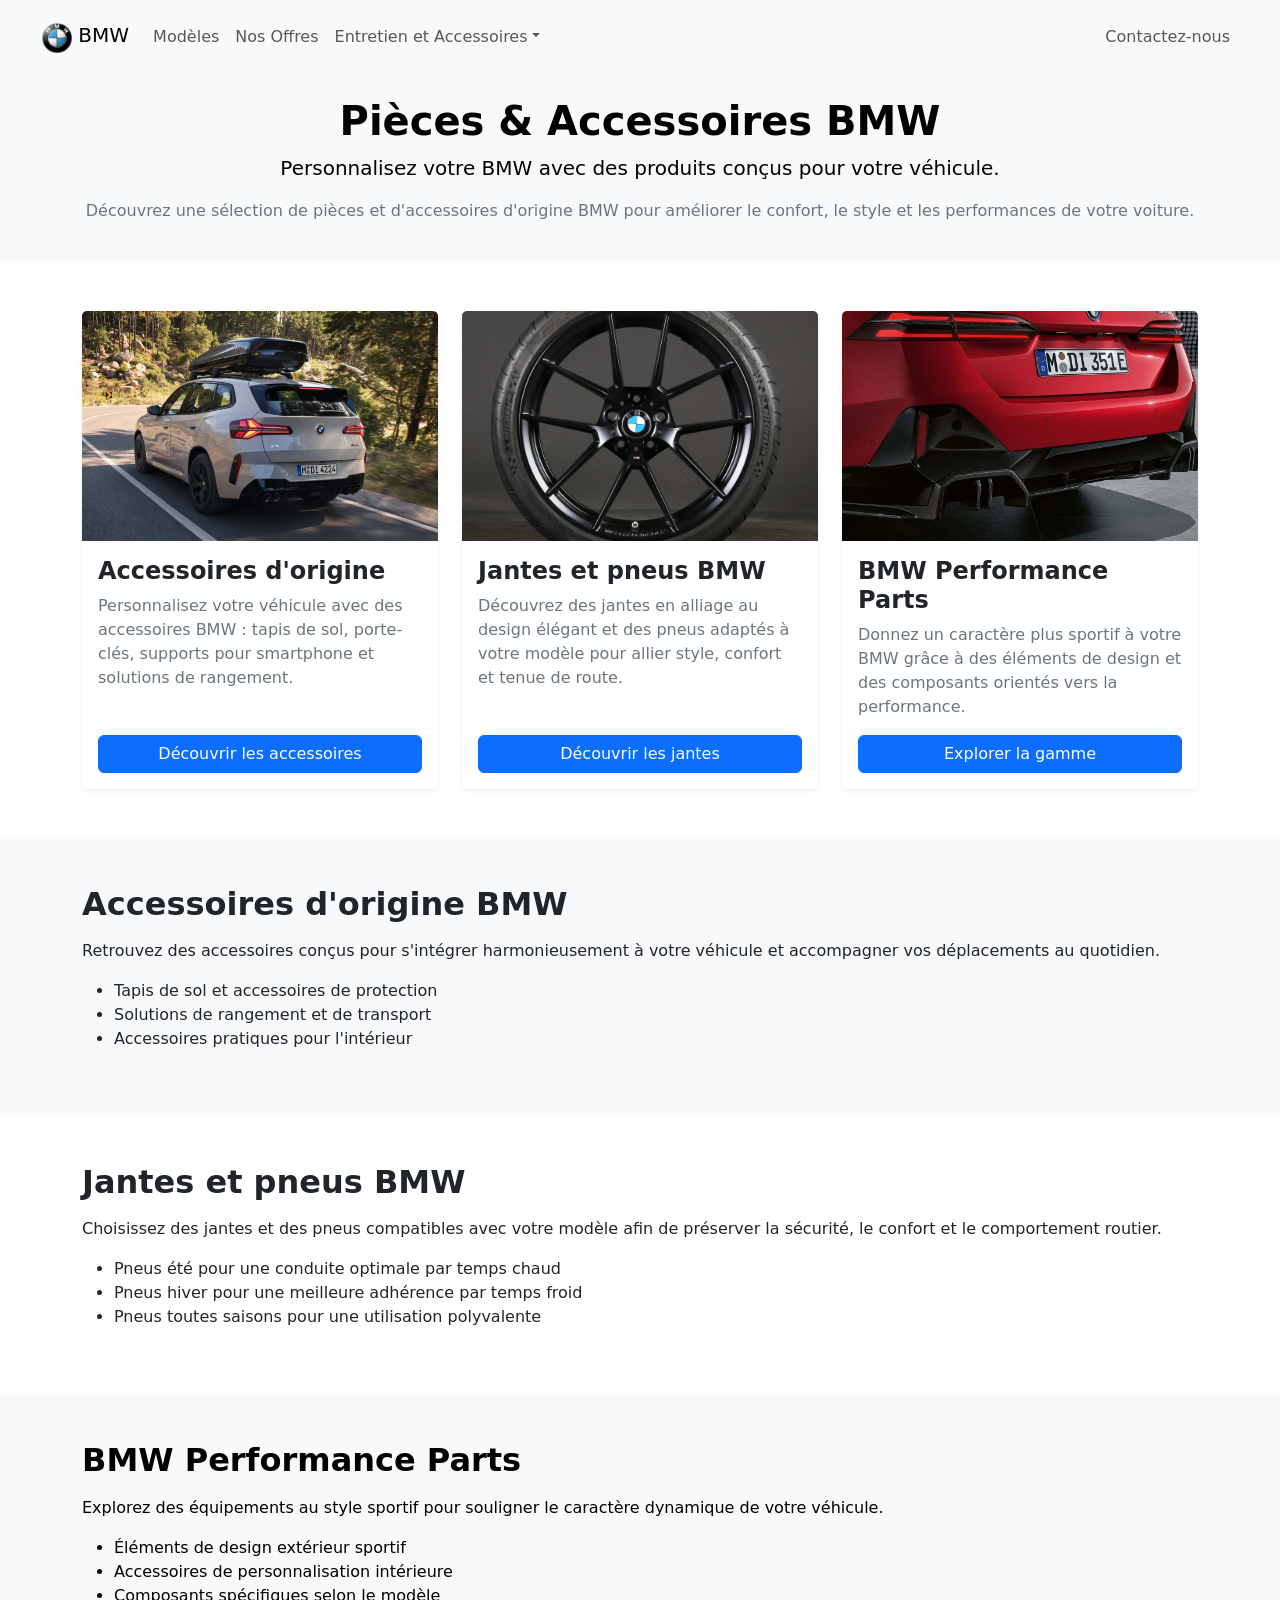
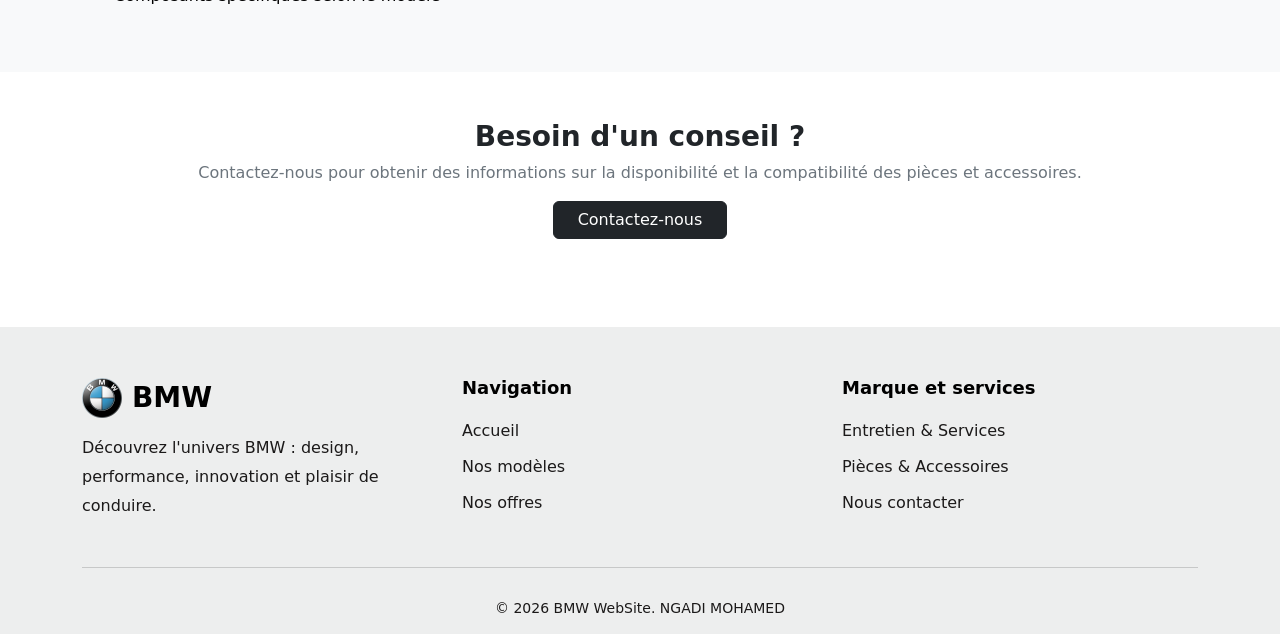
<file: Colle TP/pieces_accessoires.html>
<!DOCTYPE html>
<html lang="en">
<head>
    <meta charset="UTF-8">
    <meta name="viewport" content="width=device-width, initial-scale=1.0">
    <meta name="robots" content="index, follow">
    <meta name="description" content="Cars, BMW, sport cars">
    <meta name="description" content="Découvrez les voitures BMW : modèles, performances, design, innovation et voitures de luxe.">
    <link rel="icon" type="image" href="assets/img/brand.webp">
    <title>BMW Website</title>
    <link rel="stylesheet" href="assets/css/bootstrap.min.css">
    <link rel="stylesheet" href="assets/css/monstyle.css">
</head>
<body>
    <!-- -----------------------------------light navbar avec bootstrap -------------------------------------------- -->

    <nav class="navbar navbar-expand-sm bg-light navbar-light">
        <div class="container-fluid">
            <a class="navbar-brand" href="index.html" >
                <img src="assets/img/brand.webp" alt="Logo" width="30" class="d-inline-block align-text-top">
                BMW
            </a>
            <button class="navbar-toggler" type="button" data-bs-toggle="collapse" data-bs-target="#collapsibleNavbar">
                <span class="navbar-toggler-icon"></span>
            </button>
            <div class="collapse navbar-collapse" id="collapsibleNavbar">
                <ul class="navbar-nav">
                    <li class="nav-item">
                        <a class="nav-link" href="modeles.html">Modèles</a>
                    </li>
                    <li class="nav-item">
                        <a class="nav-link" href="nos_offres.html">Nos Offres</a>
                    </li>
                    <li class="nav-item dropdown">
                        <a class="nav-link dropdown-toggle" href="#" role="button" data-bs-toggle="dropdown">Entretien et Accessoires</a>
                        <ul class="dropdown-menu">
                            <li><a class="dropdown-item" href="entretien_services.html">Réparations & entretien</a></li>
                            <li><a class="dropdown-item" href="pieces_accessoires.html">Pièces & Accessoires</a></li>
                        </ul>
                    </li>
                </ul>
                <ul class="navbar-nav ms-auto">
                    <li class="nav-item">
                        <a class="nav-link" href="contact.html">Contactez-nous</a>
                    </li>
                </ul>
            </div>
        </div>
    </nav>

    <!-- ---------------------------------------- header de la page ----------------------------------------------- -->
  
    <!-- Titre de la page -->
    <section class="bg-light text-black text-center py-4 mb-5">
        <div class="container">
            <h1 class="fw-bold">Pièces & Accessoires BMW</h1>
            <p class="lead mb-3">
                Personnalisez votre BMW avec des produits conçus pour votre véhicule.
            </p>
            <p class="text-secondary">
                Découvrez une sélection de pièces et d'accessoires d'origine BMW
                pour améliorer le confort, le style et les performances de votre voiture.
            </p>
        </div>
    </section>

    <!-- ----------------------------------- les catégories -------------------------------------------- -->
    <section class="container pb-5">
        <div class="row g-4">

            <!-- catégorie 1 : Accessoires d'origine -->
            <div class="col-md-6 col-lg-4">
                <div class="card h-100 shadow-sm border-0">
                    <img src="assets/img/bmw_accessoires_1.webp" class="card-img-top" alt="Accessoires d'origine BMW"
                        style="height: 230px; object-fit: cover;">

                    <div class="card-body d-flex flex-column">
                        <h4 class="card-title fw-bold">Accessoires d'origine</h4>
                        <p class="card-text text-secondary">
                            Personnalisez votre véhicule avec des accessoires
                            BMW : tapis de sol, porte-clés, supports pour smartphone
                            et solutions de rangement.
                        </p>
                        <a href="#accessoires" class="btn btn-primary mt-auto">
                            Découvrir les accessoires
                        </a>
                    </div>
                </div>
            </div>

            <!-- catégorie 2 : Jantes et pneus -->
            <div class="col-md-6 col-lg-4">
                <div class="card h-100 shadow-sm border-0">
                    <img src="assets/img/bmw_accessoires_2.jpg" class="card-img-top" alt="Jantes et pneus BMW"
                        style="height: 230px; object-fit: cover;">

                    <div class="card-body d-flex flex-column">
                        <h4 class="card-title fw-bold">Jantes et pneus BMW</h4>
                        <p class="card-text text-secondary">
                            Découvrez des jantes en alliage au design élégant
                            et des pneus adaptés à votre modèle pour allier
                            style, confort et tenue de route.
                        </p>
                        <a href="#jantes" class="btn btn-primary mt-auto">
                            Découvrir les jantes
                        </a>
                    </div>
                </div>
            </div>

            <!-- catégorie 3 : BMW Performance Parts -->
            <div class="col-md-6 col-lg-4">
                <div class="card h-100 shadow-sm border-0">
                    <img src="assets/img/bmw_accessoires_3.png" class="card-img-top" alt="BMW Performance Parts"
                        style="height: 230px; object-fit: cover;">

                    <div class="card-body d-flex flex-column">
                        <h4 class="card-title fw-bold">BMW Performance Parts</h4>
                        <p class="card-text text-secondary">
                            Donnez un caractère plus sportif à votre BMW grâce
                            à des éléments de design et des composants
                            orientés vers la performance.
                        </p>
                        <a href="#performance" class="btn btn-primary mt-auto">
                            Explorer la gamme
                        </a>
                    </div>
                </div>
            </div>

        </div>
    </section>

    <!-- Accessoires d'origine -->
    <section id="accessoires" class="bg-light py-5">
        <div class="container">
            <h2 class="fw-bold mb-3">Accessoires d'origine BMW</h2>
            <p>
                Retrouvez des accessoires conçus pour s'intégrer harmonieusement
                à votre véhicule et accompagner vos déplacements au quotidien.
            </p>
            <ul>
                <li>Tapis de sol et accessoires de protection</li>
                <li>Solutions de rangement et de transport</li>
                <li>Accessoires pratiques pour l'intérieur</li>
            </ul>
        </div>
    </section>

    <!-- Jantes et pneus -->
    <section id="jantes" class="py-5">
        <div class="container">
            <h2 class="fw-bold mb-3">Jantes et pneus BMW</h2>
            <p>
                Choisissez des jantes et des pneus compatibles avec votre modèle
                afin de préserver la sécurité, le confort et le comportement routier.
            </p>
            <ul>
                <li>Pneus été pour une conduite optimale par temps chaud</li>
                <li>Pneus hiver pour une meilleure adhérence par temps froid</li>
                <li>Pneus toutes saisons pour une utilisation polyvalente</li>
            </ul>
        </div>
    </section>

    <!-- Performance Parts -->
    <section id="performance" class="bg-light text-black py-5">
        <div class="container">
            <h2 class="fw-bold mb-3">BMW Performance Parts</h2>
            <p>
                Explorez des équipements au style sportif pour souligner
                le caractère dynamique de votre véhicule.
            </p>
            <ul>
                <li>Éléments de design extérieur sportif</li>
                <li>Accessoires de personnalisation intérieure</li>
                <li>Composants spécifiques selon le modèle</li>
            </ul>
        </div>
    </section>

    <!-- Contact -->
    <section class="container text-center py-5">
        <h3 class="fw-bold">Besoin d'un conseil ?</h3>
        <p class="text-secondary">
            Contactez-nous pour obtenir des informations sur la disponibilité
            et la compatibilité des pièces et accessoires.
        </p>
        <a href="contact.html" class="btn btn-dark px-4">
            Contactez-nous
        </a>
    </section>
    
    <!-- ------------------------------------------- bmw footer ------------------------------------------------ -->

    <footer class="bmw-footer">

        <div class="container">
            <div class="row gy-4">

                <!-- -------- logo et text ------- -->
                <div class="col-md-4">
                    <a href="index.html" class="footer-brand">
                        <img src="assets/img/brand.webp" alt="Logo BMW">
                        BMW
                    </a>

                    <p class="footer-description">
                        Découvrez l'univers BMW : design, performance, innovation et plaisir de conduire.
                    </p>
                </div>

                <!-- ------ navigation ---------- -->
                <div class="col-md-4">
                    <h5>Navigation</h5>
                    <ul class="footer-links">
                        <li><a href="index.html">Accueil</a></li>
                        <li><a href="modeles.html">Nos modèles</a></li>
                        <li><a href="nos_offres.html">Nos offres</a></li>
                    </ul>
                </div>

                <!-- ---------- Services --------- -->
                <div class="col-md-4">
                    <h5>Marque et services</h5>
                    <ul class="footer-links">
                        <li>
                            <a href="entretien_services.html">
                                Entretien & Services
                            </a>
                        </li>
                        <li>
                            <a href="pieces_accessoires.html">
                                Pièces & Accessoires
                            </a>
                        </li>
                        <li>
                            <a href="contact.html">
                                Nous contacter
                            </a>
                        </li>
                    </ul>
                </div>

            </div>

            <hr>

            <!-- --------- Copyright ---------- -->
            <div class="footer-bottom">
                <p>
                    &copy; 2026 BMW WebSite.
                    NGADI MOHAMED
                </p>
            </div>
        </div>

    </footer>

    <script src="assets/js/bootstrap.bundle.min.js"></script>
    <script src="assets/js/monscript.js"></script>
</body>
</html>
</file>
<file: Colle TP/assets/css/monstyle.css>
/* ======================================================================================================== */
/* =====================================    la page d'acceuil    ============================================ */
/* ======================================================================================================== */

/* ----------------------------------- ajouter des padding en navbar -------------------------------------- */

.navbar {
    padding: 15px 30px;
}

@media (max-width: 576px) {
    .navbar {
        padding: 12px 20px;
    }
}

/* ----------------------------- positionner styler les captions de carousel ------------------------------- */

.carousel-item img {
    width: 100%;
    height: 600px;
    object-fit: cover;
}

.carousel-caption {
    bottom: 15%;
    text-align: left;
    left: 10%;
    right: 10%;
}

.carousel-caption h3 {
    font-size: 2.8rem;
    font-weight: bold;
    text-transform: uppercase;
}

.carousel-caption p {
    font-size: 1.1rem;
    max-width: 600px;
    margin-bottom: 25px;
}

/* Carousel sur les petits écrans */
@media (max-width: 576px) {
    .carousel-item img {
        height: 300px;
    }

    .carousel-caption {
        bottom: 5%;
        left: 5%;
        right: 7%;
    }

    .carousel-caption h3 {
        font-size: 1.5rem;
    }

    .carousel-caption p {
        font-size: 0.9rem;
        margin-bottom: 10px;
    }

    .carousel-caption .btn {
        font-size: 0.8rem;
        padding: 7px 10px;
    } 
}


/* ---------------------------------------- styler footer des pages -------------------------------------- */

.bmw-footer {
    background-color: #edeeee;
    color: #000000;
    padding: 50px 0 15px;
    margin-top: 40px;
}

/* footer logo and description */

.footer-brand {
    display: inline-flex;
    align-items: center;
    gap: 10px;
    color: #000000;
    font-size: 28px;
    font-weight: bold;
    text-decoration: none;
    margin-bottom: 15px;
}

.footer-brand img {
    width: 40px;
}

.footer-description {
    color: #1b1919;
    line-height: 1.8;
    max-width: 320px;
}

/* navigation and services */

.bmw-footer h5 {
    font-size: 18px;
    font-weight: bold;
    margin-bottom: 20px;
}

.footer-links {
    list-style: none;
    padding: 0;
    margin: 0;
}

.footer-links li {
    margin-bottom: 12px;
}

.footer-links a {
    color: #1b1919;
    text-decoration: none;
    transition: color 0.3s ease;
}

.footer-links a:hover {
    color: #0d6efd;
}

.footer-bottom {
    text-align: center;
    padding-top: 10px;
}

.footer-bottom p {
    color: #1b1919;
    font-size: 14px;
    margin-bottom: 0;
}

.bmw-footer hr {
    border-color: #555;
    margin-top: 30px;
    margin-bottom: 20px;
}

/* ==================================================================================================== */
/* ===================================    la page des modeles    ======================================= */
/* ==================================================================================================== */

.modeles-header {
    background-color: #f8f9fa;
}

.modeles-header h1 {
    font-size: 2.5rem;
    font-weight: bold;
}

.modeles-header p {
    color: #6c757d;
    font-size: 1.1rem;
}

/* --------- images des cards --------- */
.card-img-top {
    height: 230px;
    object-fit: cover;
}

/* --------- animation des cards --------- */
.card {
    border: none;
    transition: transform 0.3s ease,
                box-shadow 0.3s ease;
}

.card:hover {
    transform: translateY(-5px);
    box-shadow: 0 8px 20px rgba(0, 0, 0, 0.15) !important;
}

/* ------- Buttons --------- */
.card .btn {
    border-radius: 6px;
}

/* style the noResult message */
#noResults {
    text-align: center;
    font-size: 20px;
    margin-top: 50px;
}

/* ==================================================================================================== */
/* ===================================    la page des Offres    ======================================= */
/* ==================================================================================================== */

/* Images des offres */
#offres .card-img-top {
    height: 220px;
    object-fit: cover;
}

/* Animation au survol */
#offres .card {
    border: none;
    border-radius: 12px;
    overflow: hidden;
    transition: transform 0.3s ease,
                box-shadow 0.3s ease;
}

#offres .card:hover {
    transform: translateY(-6px);
    box-shadow: 0 10px 25px rgba(0, 0, 0, 0.15) !important;
}



.header-reparation {
    background-image: 
        linear-gradient(rgba(0, 0, 0, 0.6), rgba(0, 0, 0, 0.6)),
        url("assets/img/bmw_reparation_1.jpg");

    background-size: cover;
    background-position: center;
    background-repeat: no-repeat;

    min-height: 450px;
    display: flex;
    align-items: center;
}
</file>
